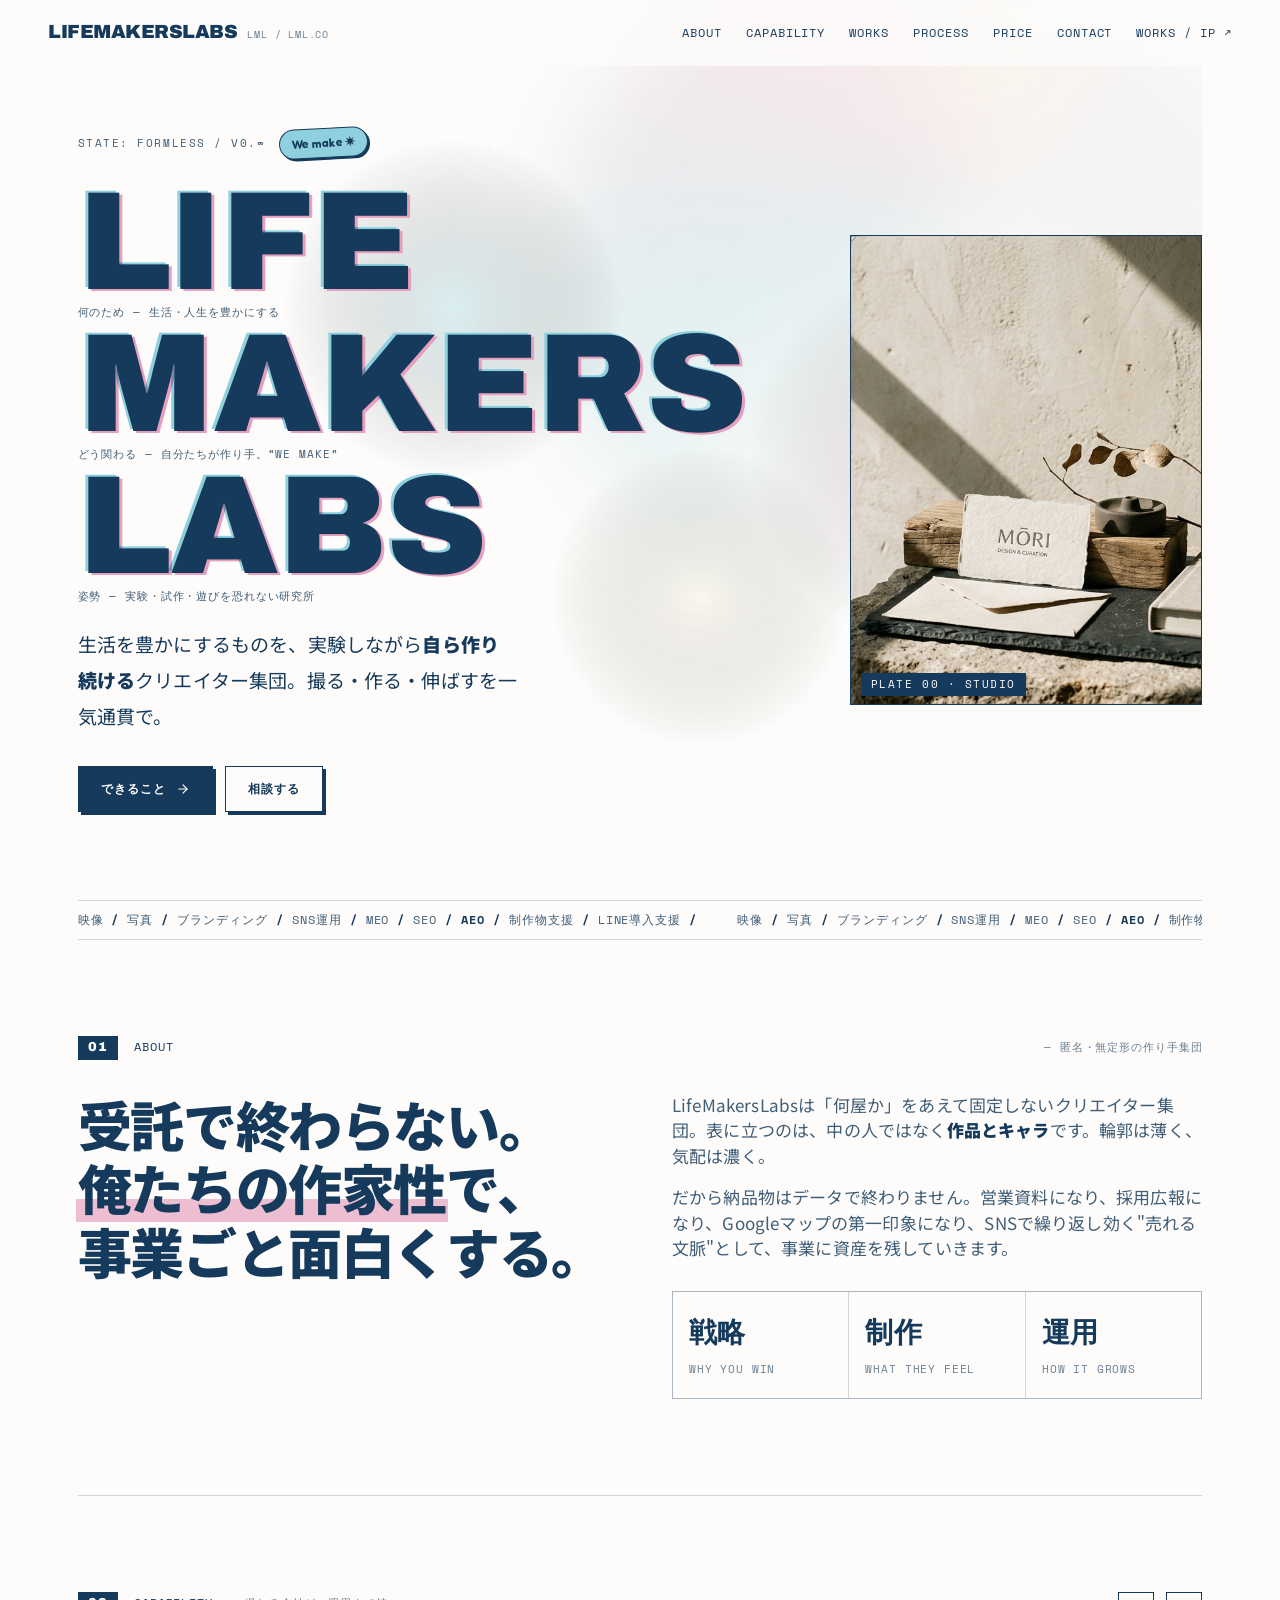
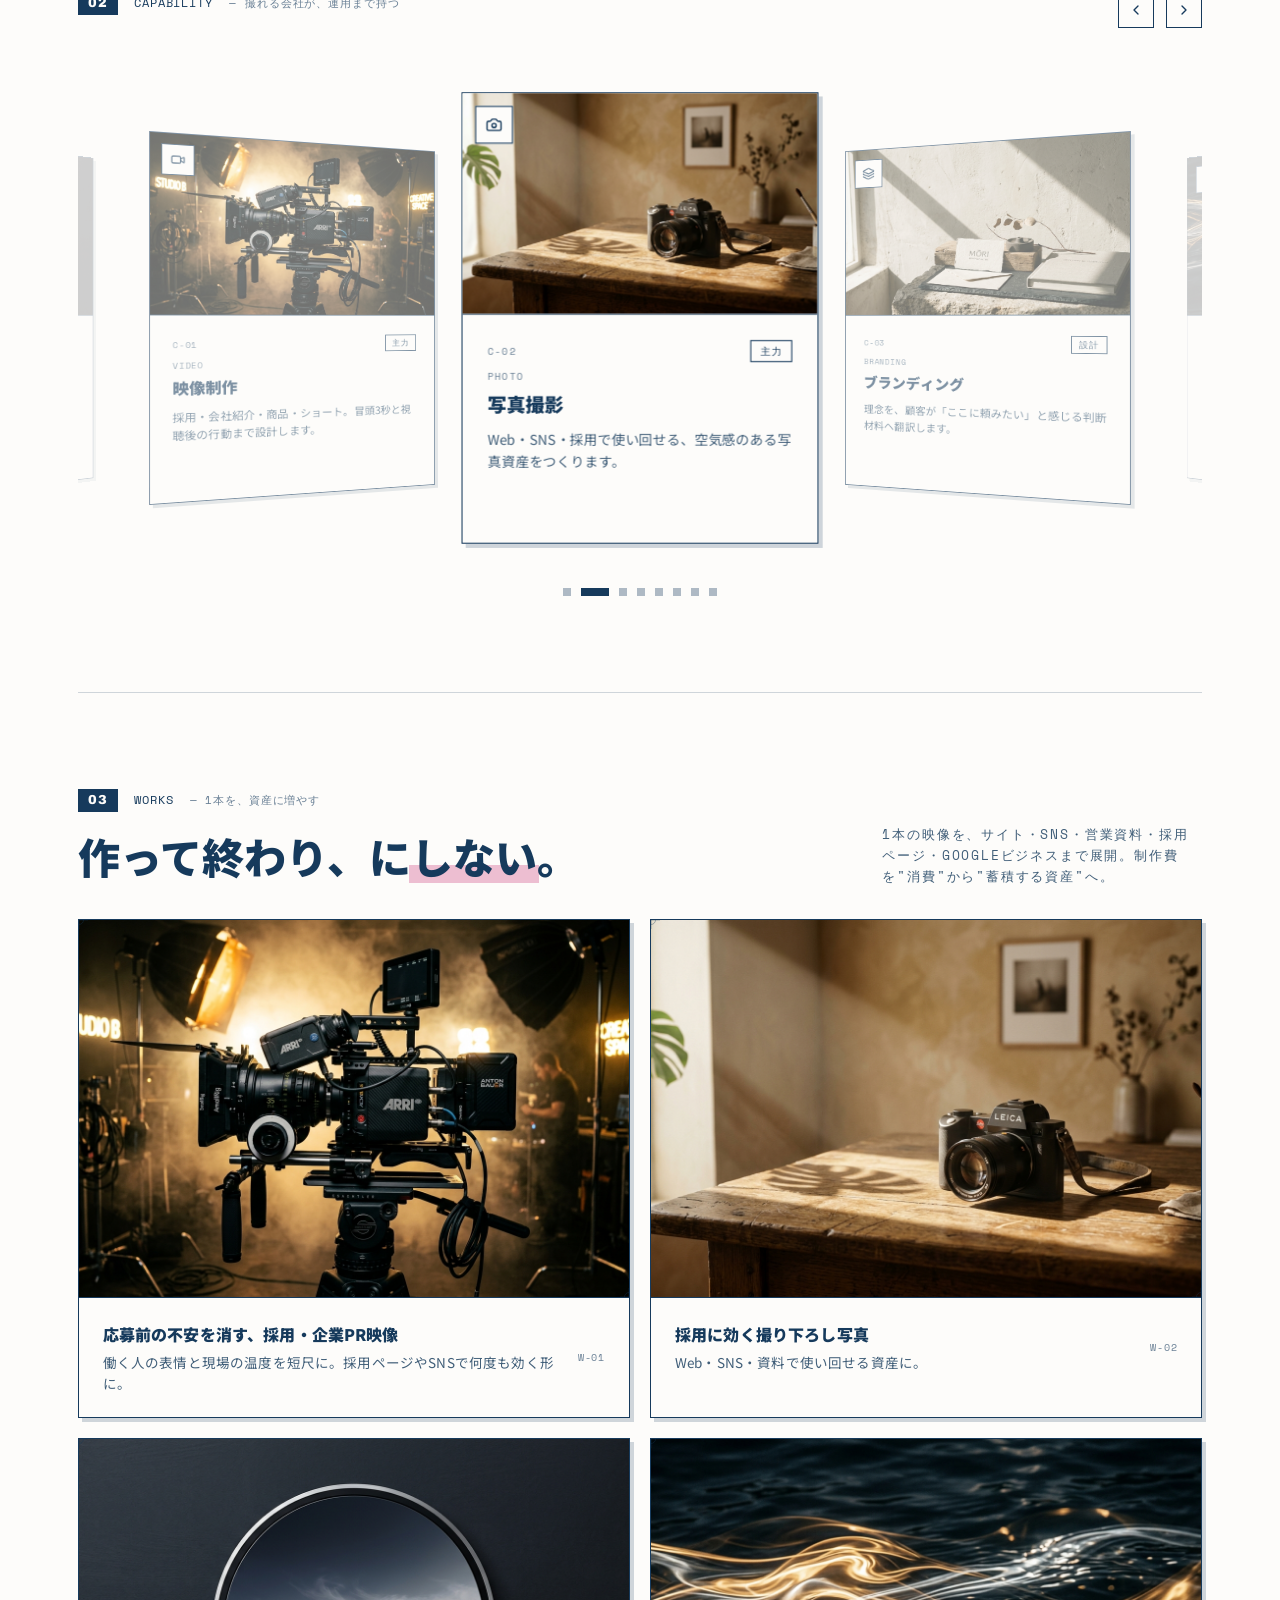
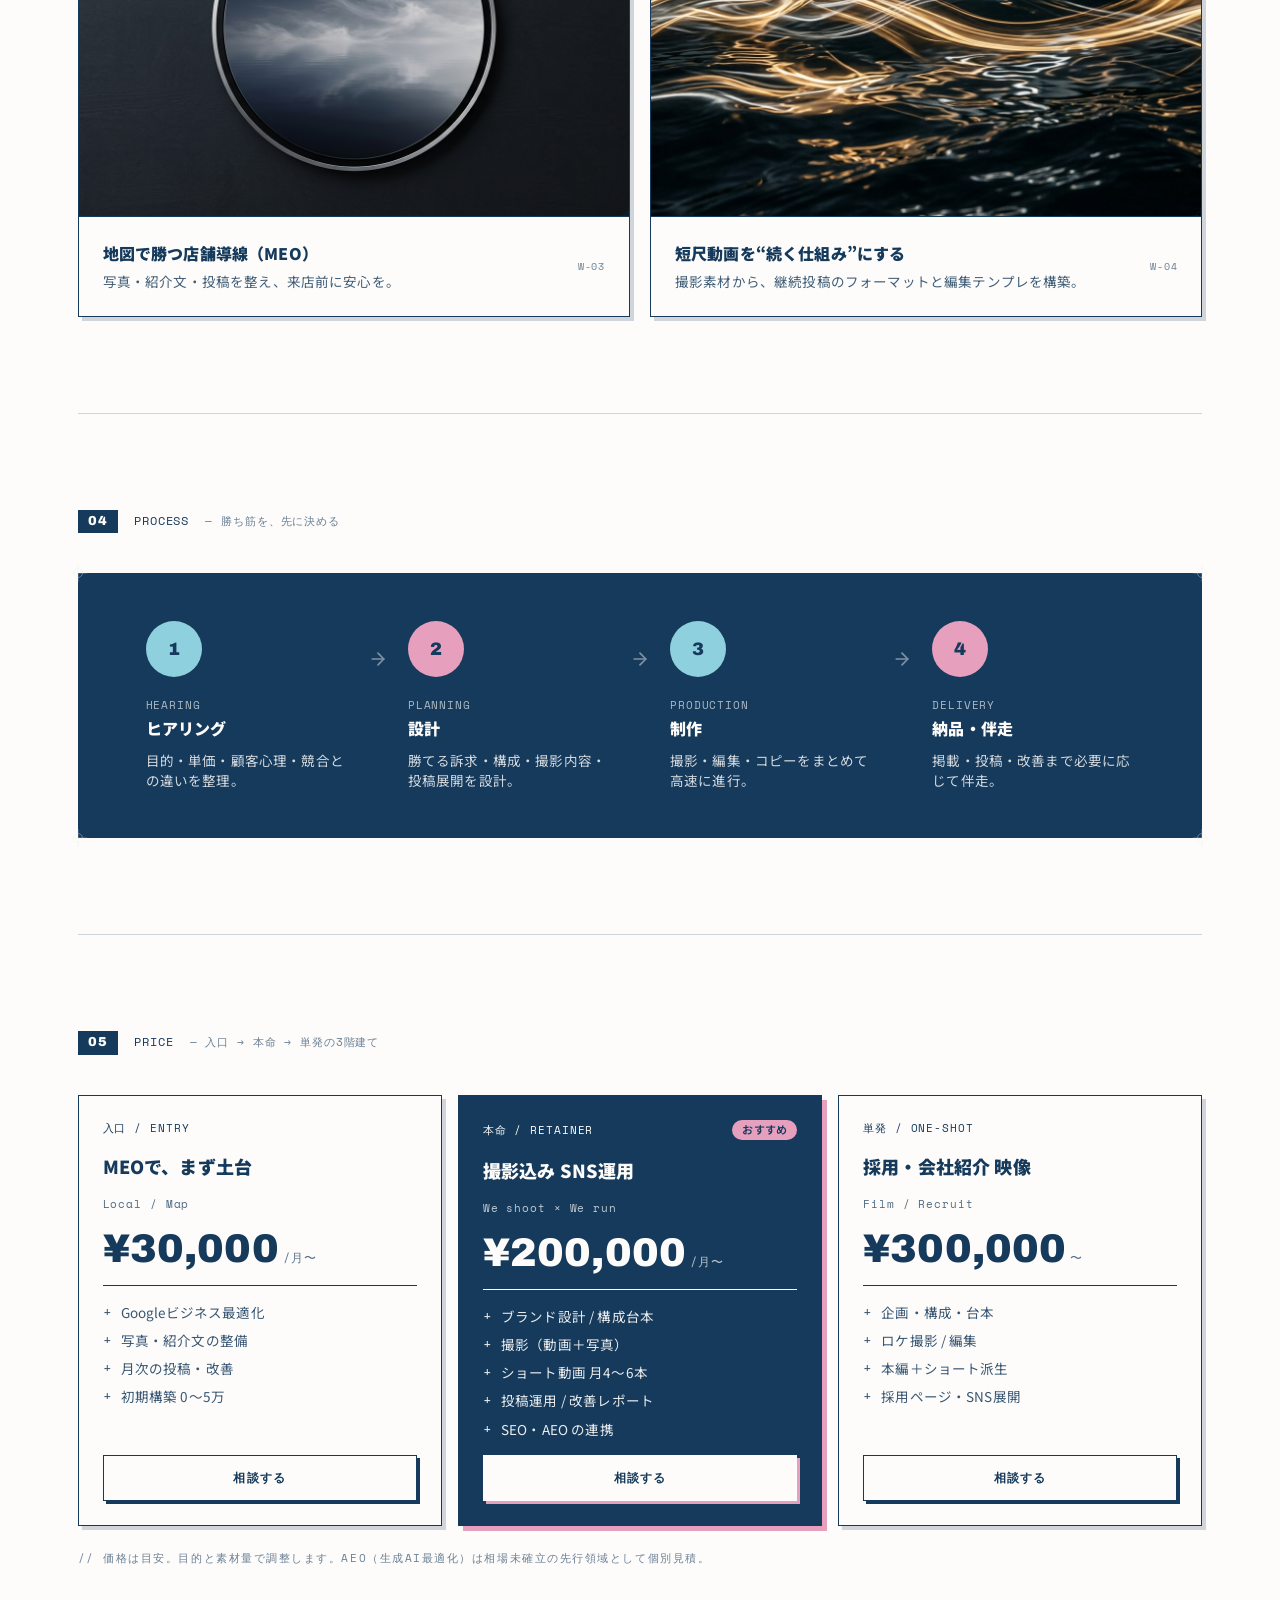
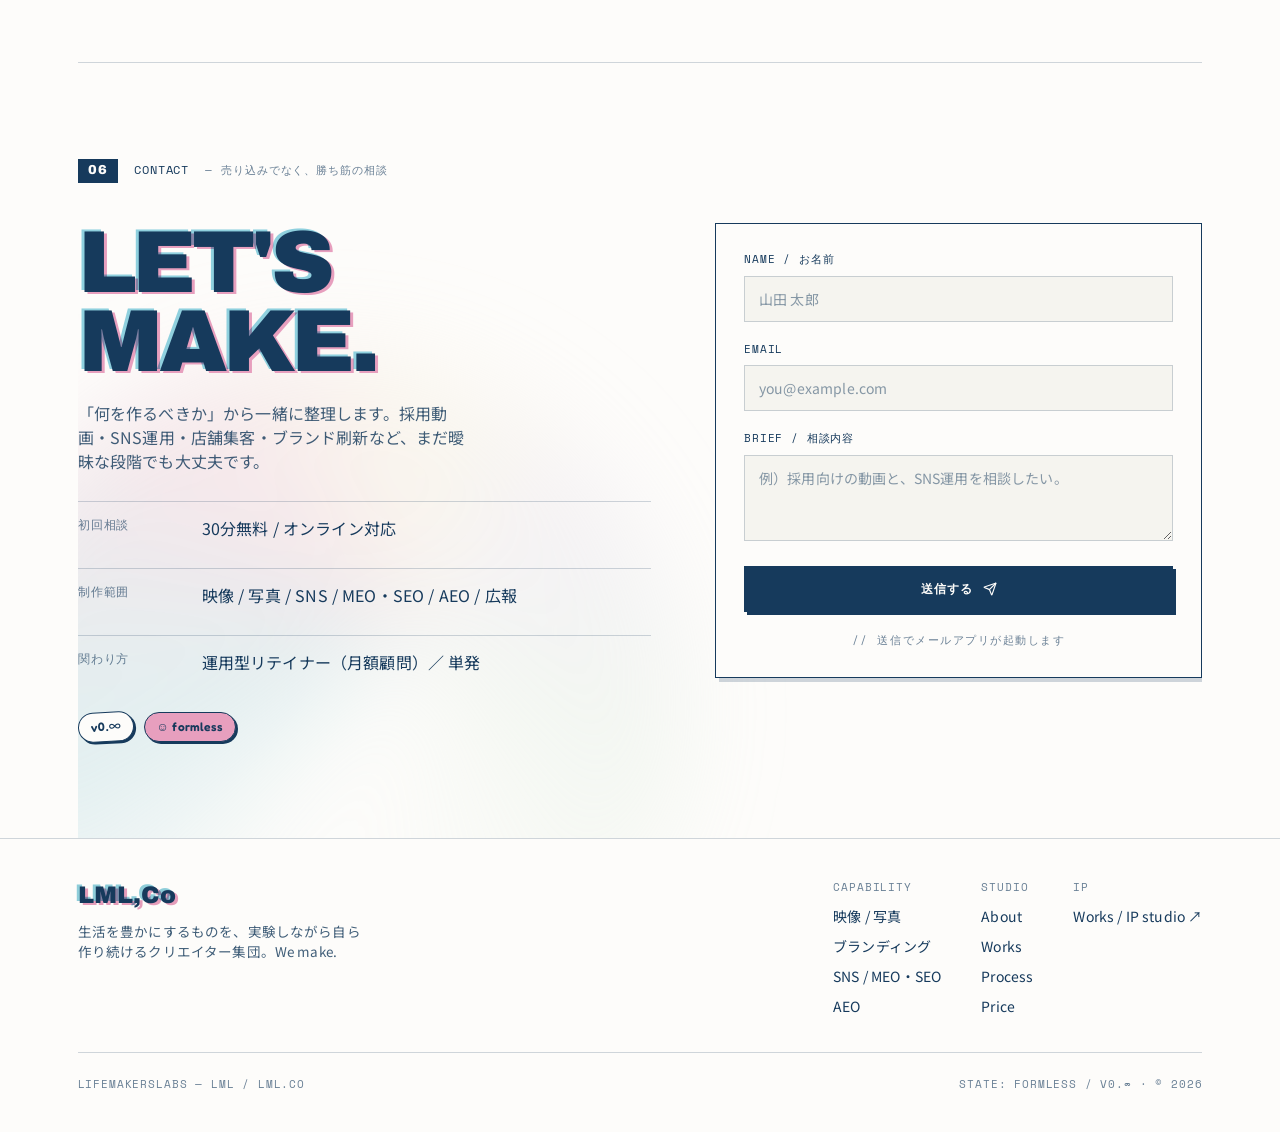
<file: index.html>
<!doctype html>
<html lang="ja">
  <head>
    <meta charset="UTF-8" />
    <meta name="viewport" content="width=device-width, initial-scale=1.0" />
    <meta name="description" content="LifeMakersLabs（LML / Lml.co）— 生活を豊かにするものを、実験しながら自ら作り続けるクリエイター集団。映像・写真・ブランディング・SNS・MEO・AEOの運用型リテイナー。" />
    <meta name="theme-color" content="#FDFCFA" />
    <title>LifeMakersLabs — We make. ／ 生活を、実験しながら、自ら作る。</title>
    <script type="module" crossorigin src="/assets/index-CxGFeNcs.js"></script>
    <link rel="stylesheet" crossorigin href="/assets/index-BCrncab7.css">
  </head>
  <body>
    <div id="root"></div>
  </body>
</html>
</file>
<file: assets/index-BCrncab7.css>
@import"https://fonts.googleapis.com/css2?family=Archivo:wght@700;800;900&family=Space+Mono:wght@400;700&family=Noto+Sans+JP:wght@400;500;700;900&family=Fredoka:wght@500;600&display=swap";/*! tailwindcss v4.3.2 | MIT License | https://tailwindcss.com */@layer properties{@supports (((-webkit-hyphens:none)) and (not (margin-trim:inline))) or ((-moz-orient:inline) and (not (color:rgb(from red r g b)))){*,:before,:after,::backdrop{--tw-translate-x:0;--tw-translate-y:0;--tw-translate-z:0;--tw-scale-x:1;--tw-scale-y:1;--tw-scale-z:1;--tw-rotate-x:initial;--tw-rotate-y:initial;--tw-rotate-z:initial;--tw-skew-x:initial;--tw-skew-y:initial;--tw-pan-x:initial;--tw-pan-y:initial;--tw-pinch-zoom:initial;--tw-scroll-snap-strictness:proximity;--tw-space-y-reverse:0;--tw-space-x-reverse:0;--tw-divide-x-reverse:0;--tw-border-style:solid;--tw-divide-y-reverse:0;--tw-leading:initial;--tw-font-weight:initial;--tw-tracking:initial;--tw-ordinal:initial;--tw-slashed-zero:initial;--tw-numeric-figure:initial;--tw-numeric-spacing:initial;--tw-numeric-fraction:initial;--tw-shadow:0 0 #0000;--tw-shadow-color:initial;--tw-shadow-alpha:100%;--tw-inset-shadow:0 0 #0000;--tw-inset-shadow-color:initial;--tw-inset-shadow-alpha:100%;--tw-ring-color:initial;--tw-ring-shadow:0 0 #0000;--tw-inset-ring-color:initial;--tw-inset-ring-shadow:0 0 #0000;--tw-ring-inset:initial;--tw-ring-offset-width:0px;--tw-ring-offset-color:#fff;--tw-ring-offset-shadow:0 0 #0000;--tw-outline-style:solid;--tw-blur:initial;--tw-brightness:initial;--tw-contrast:initial;--tw-grayscale:initial;--tw-hue-rotate:initial;--tw-invert:initial;--tw-opacity:initial;--tw-saturate:initial;--tw-sepia:initial;--tw-drop-shadow:initial;--tw-drop-shadow-color:initial;--tw-drop-shadow-alpha:100%;--tw-drop-shadow-size:initial;--tw-backdrop-blur:initial;--tw-backdrop-brightness:initial;--tw-backdrop-contrast:initial;--tw-backdrop-grayscale:initial;--tw-backdrop-hue-rotate:initial;--tw-backdrop-invert:initial;--tw-backdrop-opacity:initial;--tw-backdrop-saturate:initial;--tw-backdrop-sepia:initial;--tw-duration:initial;--tw-ease:initial;--tw-contain-size:initial;--tw-contain-layout:initial;--tw-contain-paint:initial;--tw-contain-style:initial;--tw-text-shadow-color:initial;--tw-text-shadow-alpha:100%}}}@layer theme{:root,:host{--font-sans:ui-sans-serif, system-ui, sans-serif, "Apple Color Emoji", "Segoe UI Emoji", "Segoe UI Symbol", "Noto Color Emoji";--font-mono:"Space Mono", ui-monospace, Consolas, monospace;--color-red-500:oklch(63.7% .237 25.331);--color-stone-900:oklch(21.6% .006 56.043);--spacing:.25rem;--container-md:28rem;--container-xl:36rem;--text-xs:.75rem;--text-xs--line-height:calc(1 / .75);--text-sm:.875rem;--text-sm--line-height:calc(1.25 / .875);--text-base:1rem;--text-base--line-height: 1.5 ;--text-lg:1.125rem;--text-lg--line-height:calc(1.75 / 1.125);--text-xl:1.25rem;--text-xl--line-height:calc(1.75 / 1.25);--text-2xl:1.5rem;--text-2xl--line-height:calc(2 / 1.5);--font-weight-normal:400;--font-weight-semibold:600;--font-weight-bold:700;--font-weight-black:900;--tracking-tighter:-.05em;--tracking-tight:-.025em;--tracking-widest:.1em;--leading-relaxed:1.625;--leading-loose:2;--ease-in:cubic-bezier(.4, 0, 1, 1);--ease-out:cubic-bezier(0, 0, .2, 1);--ease-in-out:cubic-bezier(.4, 0, .2, 1);--animate-spin:spin 1s linear infinite;--default-transition-duration:.15s;--default-transition-timing-function:cubic-bezier(.4, 0, .2, 1);--default-font-family:var(--font-sans);--default-mono-font-family:var(--font-mono);--font-arch:"Archivo", system-ui, sans-serif;--font-jp:"Noto Sans JP", system-ui, "Hiragino Sans", "Yu Gothic UI", Meiryo, sans-serif;--font-round:"Fredoka", "Noto Sans JP", sans-serif}}@layer base{*,:after,:before,::backdrop{box-sizing:border-box;border:0 solid;margin:0;padding:0}::file-selector-button{box-sizing:border-box;border:0 solid;margin:0;padding:0}html,:host{-webkit-text-size-adjust:100%;-moz-tab-size:4;tab-size:4;line-height:1.5;font-family:var(--default-font-family,ui-sans-serif, system-ui, sans-serif, "Apple Color Emoji", "Segoe UI Emoji", "Segoe UI Symbol", "Noto Color Emoji");font-feature-settings:var(--default-font-feature-settings,normal);font-variation-settings:var(--default-font-variation-settings,normal);-webkit-tap-highlight-color:transparent}hr{height:0;color:inherit;border-top-width:1px}abbr:where([title]){-webkit-text-decoration:underline dotted;text-decoration:underline dotted}h1,h2,h3,h4,h5,h6{font-size:inherit;font-weight:inherit}a{color:inherit;-webkit-text-decoration:inherit;text-decoration:inherit}b,strong{font-weight:bolder}code,kbd,samp,pre{font-family:var(--default-mono-font-family,ui-monospace, SFMono-Regular, Menlo, Monaco, Consolas, "Liberation Mono", "Courier New", monospace);font-feature-settings:var(--default-mono-font-feature-settings,normal);font-variation-settings:var(--default-mono-font-variation-settings,normal);font-size:1em}small{font-size:80%}sub,sup{vertical-align:baseline;font-size:75%;line-height:0;position:relative}sub{bottom:-.25em}sup{top:-.5em}table{text-indent:0;border-color:inherit;border-collapse:collapse}:-moz-focusring{outline:auto}progress{vertical-align:baseline}summary{display:list-item}ol,ul,menu{list-style:none}img,svg,video,canvas,audio,iframe,embed,object{vertical-align:middle;display:block}img,video{max-width:100%;height:auto}button,input,select,optgroup,textarea{font:inherit;font-feature-settings:inherit;font-variation-settings:inherit;letter-spacing:inherit;color:inherit;opacity:1;background-color:#0000;border-radius:0}::file-selector-button{font:inherit;font-feature-settings:inherit;font-variation-settings:inherit;letter-spacing:inherit;color:inherit;opacity:1;background-color:#0000;border-radius:0}:where(select:is([multiple],[size])) optgroup{font-weight:bolder}:where(select:is([multiple],[size])) optgroup option{padding-inline-start:20px}::file-selector-button{margin-inline-end:4px}::placeholder{opacity:1}@supports (not ((-webkit-appearance:-apple-pay-button))) or (contain-intrinsic-size:1px){::placeholder{color:currentColor}@supports (color:color-mix(in lab,red,red)){::placeholder{color:color-mix(in oklab,currentcolor 50%,transparent)}}}textarea{resize:vertical}::-webkit-search-decoration{-webkit-appearance:none}::-webkit-date-and-time-value{min-height:1lh;text-align:inherit}::-webkit-datetime-edit{display:inline-flex}::-webkit-datetime-edit-fields-wrapper{padding:0}::-webkit-datetime-edit{padding-block:0}::-webkit-datetime-edit-year-field{padding-block:0}::-webkit-datetime-edit-month-field{padding-block:0}::-webkit-datetime-edit-day-field{padding-block:0}::-webkit-datetime-edit-hour-field{padding-block:0}::-webkit-datetime-edit-minute-field{padding-block:0}::-webkit-datetime-edit-second-field{padding-block:0}::-webkit-datetime-edit-millisecond-field{padding-block:0}::-webkit-datetime-edit-meridiem-field{padding-block:0}::-webkit-calendar-picker-indicator{line-height:1}:-moz-ui-invalid{box-shadow:none}button,input:where([type=button],[type=reset],[type=submit]){-webkit-appearance:button;-moz-appearance:button;appearance:button}::file-selector-button{-webkit-appearance:button;-moz-appearance:button;appearance:button}::-webkit-inner-spin-button{height:auto}::-webkit-outer-spin-button{height:auto}[hidden]:where(:not([hidden=until-found])){display:none!important}body{color:var(--ink);-webkit-font-smoothing:antialiased;-moz-osx-font-smoothing:grayscale;font-family:var(--font-jp);background:var(--paper);letter-spacing:.01em;overflow-x:hidden}}@layer components;@layer utilities{.\@container,.\@container-\[inline-size\]{container-type:inline-size}.\@container-size{container-type:size}.pointer-events-auto{pointer-events:auto}.pointer-events-none{pointer-events:none}.collapse{visibility:collapse}.invisible{visibility:hidden}.visible{visibility:visible}.sr-only{clip-path:inset(50%);white-space:nowrap;border-width:0;width:1px;height:1px;margin:-1px;padding:0;position:absolute;overflow:hidden}.not-sr-only{clip-path:none;white-space:normal;width:auto;height:auto;margin:0;padding:0;position:static;overflow:visible}.\!absolute{position:absolute!important}.absolute{position:absolute}.fixed{position:fixed}.relative{position:relative}.static{position:static}.sticky{position:sticky}.inset-0{top:0;right:0;bottom:0;left:0}.-inset-x-0\.5{inset-inline:calc(var(--spacing) * -.5)}.inset-x-0{inset-inline:0}.top-0{top:0}.top-3{top:calc(var(--spacing) * 3)}.top-3\.5{top:calc(var(--spacing) * 3.5)}.right-3\.5{right:calc(var(--spacing) * 3.5)}.right-full{right:100%}.bottom-2{bottom:calc(var(--spacing) * 2)}.bottom-3\.5{bottom:calc(var(--spacing) * 3.5)}.bottom-\[-3px\]{bottom:-3px}.bottom-\[\.08em\]{bottom:.08em}.left-0{left:0}.left-2\.5{left:calc(var(--spacing) * 2.5)}.left-3{left:calc(var(--spacing) * 3)}.left-5{left:calc(var(--spacing) * 5)}.isolate{isolation:isolate}.isolation-auto{isolation:auto}.-z-10{z-index:-10}.z-0{z-index:0}.z-10{z-index:10}.z-\[1\]{z-index:1}.z-\[3\]{z-index:3}.z-\[90\]{z-index:90}.z-\[100\]{z-index:100}.z-\[110\]{z-index:110}.order-0,.order-none{order:0}.float-end{float:inline-end}.float-left{float:left}.float-none{float:none}.float-right{float:right}.float-start{float:inline-start}.clear-both{clear:both}.clear-end{clear:inline-end}.clear-left{clear:left}.clear-none{clear:none}.clear-right{clear:right}.clear-start{clear:inline-start}.\!container{width:100%!important}@media(min-width:40rem){.\!container{max-width:40rem!important}}@media(min-width:48rem){.\!container{max-width:48rem!important}}@media(min-width:64rem){.\!container{max-width:64rem!important}}@media(min-width:80rem){.\!container{max-width:80rem!important}}@media(min-width:96rem){.\!container{max-width:96rem!important}}.container{width:100%}@media(min-width:40rem){.container{max-width:40rem}}@media(min-width:48rem){.container{max-width:48rem}}@media(min-width:64rem){.container{max-width:64rem}}@media(min-width:80rem){.container{max-width:80rem}}@media(min-width:96rem){.container{max-width:96rem}}.container\!{width:100%!important}@media(min-width:40rem){.container\!{max-width:40rem!important}}@media(min-width:48rem){.container\!{max-width:48rem!important}}@media(min-width:64rem){.container\!{max-width:64rem!important}}@media(min-width:80rem){.container\!{max-width:80rem!important}}@media(min-width:96rem){.container\!{max-width:96rem!important}}.m-2{margin:calc(var(--spacing) * 2)}.mx-2{margin-inline:calc(var(--spacing) * 2)}.mx-auto{margin-inline:auto}.my-1\.5{margin-block:calc(var(--spacing) * 1.5)}.mt-0\.5{margin-top:calc(var(--spacing) * .5)}.mt-2{margin-top:calc(var(--spacing) * 2)}.mt-2\.5{margin-top:calc(var(--spacing) * 2.5)}.mt-3\.5{margin-top:calc(var(--spacing) * 3.5)}.mt-4{margin-top:calc(var(--spacing) * 4)}.mt-5{margin-top:calc(var(--spacing) * 5)}.mt-6{margin-top:calc(var(--spacing) * 6)}.mt-7{margin-top:calc(var(--spacing) * 7)}.mt-8{margin-top:calc(var(--spacing) * 8)}.mt-9{margin-top:calc(var(--spacing) * 9)}.mt-\[16px\]{margin-top:16px}.mt-auto{margin-top:auto}.mr-2{margin-right:calc(var(--spacing) * 2)}.mb-0\.5{margin-bottom:calc(var(--spacing) * .5)}.mb-1{margin-bottom:var(--spacing)}.mb-1\.5{margin-bottom:calc(var(--spacing) * 1.5)}.mb-2{margin-bottom:calc(var(--spacing) * 2)}.mb-2\.5{margin-bottom:calc(var(--spacing) * 2.5)}.mb-3{margin-bottom:calc(var(--spacing) * 3)}.mb-3\.5{margin-bottom:calc(var(--spacing) * 3.5)}.mb-5{margin-bottom:calc(var(--spacing) * 5)}.mb-6{margin-bottom:calc(var(--spacing) * 6)}.mb-8{margin-bottom:calc(var(--spacing) * 8)}.mb-10{margin-bottom:calc(var(--spacing) * 10)}.ml-1{margin-left:var(--spacing)}.ml-2{margin-left:calc(var(--spacing) * 2)}.ml-2\.5{margin-left:calc(var(--spacing) * 2.5)}.ml-auto{margin-left:auto}.box-border{box-sizing:border-box}.box-content{box-sizing:content-box}.block{display:block}.contents{display:contents}.flex{display:flex}.flow-root{display:flow-root}.grid{display:grid}.hidden{display:none}.inline{display:inline}.inline-block{display:inline-block}.inline-flex{display:inline-flex}.inline-grid{display:inline-grid}.inline-table{display:inline-table}.list-item{display:list-item}.table{display:table}.table-caption{display:table-caption}.table-cell{display:table-cell}.table-column{display:table-column}.table-column-group{display:table-column-group}.table-footer-group{display:table-footer-group}.table-header-group{display:table-header-group}.table-row{display:table-row}.table-row-group{display:table-row-group}.field-sizing-content{field-sizing:content}.field-sizing-fixed{field-sizing:fixed}.size-auto{width:auto;height:auto}.h-2{height:calc(var(--spacing) * 2)}.h-3\.5{height:calc(var(--spacing) * 3.5)}.h-4{height:calc(var(--spacing) * 4)}.h-5{height:calc(var(--spacing) * 5)}.h-6{height:calc(var(--spacing) * 6)}.h-8{height:calc(var(--spacing) * 8)}.h-9{height:calc(var(--spacing) * 9)}.h-10{height:calc(var(--spacing) * 10)}.h-12{height:calc(var(--spacing) * 12)}.h-14{height:calc(var(--spacing) * 14)}.h-\[\.42em\]{height:.42em}.h-\[1\.5px\]{height:1.5px}.h-\[66px\]{height:66px}.h-\[360px\]{height:360px}.h-\[420px\]{height:420px}.h-\[430px\]{height:430px}.h-\[500px\]{height:500px}.h-auto{height:auto}.h-full{height:100%}.h-lh{height:1lh}.h-screen{height:100vh}.max-h-lh{max-height:1lh}.max-h-none{max-height:none}.max-h-screen{max-height:100vh}.min-h-\[100svh\]{min-height:100svh}.min-h-auto{min-height:auto}.min-h-lh{min-height:1lh}.min-h-screen{min-height:100vh}.w-1\/2{width:50%}.w-3\.5{width:calc(var(--spacing) * 3.5)}.w-4{width:calc(var(--spacing) * 4)}.w-5{width:calc(var(--spacing) * 5)}.w-6{width:calc(var(--spacing) * 6)}.w-8{width:calc(var(--spacing) * 8)}.w-9{width:calc(var(--spacing) * 9)}.w-10{width:calc(var(--spacing) * 10)}.w-12{width:calc(var(--spacing) * 12)}.w-14{width:calc(var(--spacing) * 14)}.w-\[280px\]{width:280px}.w-auto{width:auto}.w-full{width:100%}.w-screen{width:100vw}.max-w-\[36ch\]{max-width:36ch}.max-w-\[40ch\]{max-width:40ch}.max-w-\[44ch\]{max-width:44ch}.max-w-md{max-width:var(--container-md)}.max-w-none{max-width:none}.max-w-screen{max-width:100vw}.max-w-xl{max-width:var(--container-xl)}.min-w-auto{min-width:auto}.min-w-screen{min-width:100vw}.flex-auto{flex:auto}.flex-initial{flex:0 auto}.flex-none{flex:none}.flex-shrink,.shrink{flex-shrink:1}.shrink-0{flex-shrink:0}.flex-grow,.grow{flex-grow:1}.basis-auto{flex-basis:auto}.basis-full{flex-basis:100%}.table-auto{table-layout:auto}.table-fixed{table-layout:fixed}.caption-bottom{caption-side:bottom}.caption-top{caption-side:top}.border-collapse{border-collapse:collapse}.border-separate{border-collapse:separate}.-translate-full{--tw-translate-x:-100%;--tw-translate-y:-100%;translate:var(--tw-translate-x) var(--tw-translate-y)}.translate-full{--tw-translate-x:100%;--tw-translate-y:100%;translate:var(--tw-translate-x) var(--tw-translate-y)}.translate-3d{translate:var(--tw-translate-x) var(--tw-translate-y) var(--tw-translate-z)}.translate-none{translate:none}.scale-3d{scale:var(--tw-scale-x) var(--tw-scale-y) var(--tw-scale-z)}.scale-none{scale:none}.rotate-90{rotate:90deg}.rotate-none{rotate:none}.transform,.transform-cpu{transform:var(--tw-rotate-x,) var(--tw-rotate-y,) var(--tw-rotate-z,) var(--tw-skew-x,) var(--tw-skew-y,)}.transform-gpu{transform:translateZ(0) var(--tw-rotate-x,) var(--tw-rotate-y,) var(--tw-rotate-z,) var(--tw-skew-x,) var(--tw-skew-y,)}.transform-none{transform:none}.animate-spin{animation:var(--animate-spin)}.cursor-pointer{cursor:pointer}.touch-pinch-zoom{--tw-pinch-zoom:pinch-zoom;touch-action:var(--tw-pan-x,) var(--tw-pan-y,) var(--tw-pinch-zoom,)}.resize{resize:both}.resize-none{resize:none}.resize-x{resize:horizontal}.resize-y{resize:vertical}.snap-none{scroll-snap-type:none}.snap-mandatory{--tw-scroll-snap-strictness:mandatory}.snap-proximity{--tw-scroll-snap-strictness:proximity}.snap-align-none{scroll-snap-align:none}.snap-center{scroll-snap-align:center}.snap-end{scroll-snap-align:end}.snap-start{scroll-snap-align:start}.snap-always{scroll-snap-stop:always}.snap-normal{scroll-snap-stop:normal}.scrollbar-auto{scrollbar-width:auto}.scrollbar-none{scrollbar-width:none}.scrollbar-thin{scrollbar-width:thin}.scrollbar-gutter-auto{scrollbar-gutter:auto}.scrollbar-gutter-both{scrollbar-gutter:stable both-edges}.scrollbar-gutter-stable{scrollbar-gutter:stable}.list-inside{list-style-position:inside}.list-outside{list-style-position:outside}.appearance-auto{-webkit-appearance:auto;-moz-appearance:auto;appearance:auto}.appearance-none{-webkit-appearance:none;-moz-appearance:none;appearance:none}.columns-2{columns:2}.columns-3{columns:3}.columns-4{columns:4}.grid-flow-col{grid-auto-flow:column}.grid-flow-col-dense{grid-auto-flow:column dense}.grid-flow-dense{grid-auto-flow:dense}.grid-flow-row{grid-auto-flow:row}.grid-flow-row-dense{grid-auto-flow:dense}.grid-cols-3{grid-template-columns:repeat(3,minmax(0,1fr))}.grid-cols-\[110px_1fr\]{grid-template-columns:110px 1fr}.grid-cols-\[auto_1fr\]{grid-template-columns:auto 1fr}.flex-col{flex-direction:column}.flex-col-reverse{flex-direction:column-reverse}.flex-row{flex-direction:row}.flex-row-reverse{flex-direction:row-reverse}.flex-nowrap{flex-wrap:nowrap}.flex-wrap{flex-wrap:wrap}.flex-wrap-reverse{flex-wrap:wrap-reverse}.place-content-around{place-content:space-around}.place-content-baseline{place-content:baseline start}.place-content-between{place-content:space-between}.place-content-center{place-content:center}.place-content-center-safe{place-content:safe center}.place-content-end{place-content:end}.place-content-end-safe{place-content:safe end}.place-content-evenly{place-content:space-evenly}.place-content-start{place-content:start}.place-content-stretch{place-content:stretch}.place-items-baseline{place-items:baseline}.place-items-center{place-items:center}.place-items-center-safe{place-items:safe center}.place-items-end{place-items:end}.place-items-end-safe{place-items:safe end}.place-items-start{place-items:start}.place-items-stretch{place-items:stretch stretch}.content-around{align-content:space-around}.content-baseline{align-content:baseline}.content-between{align-content:space-between}.content-center{align-content:center}.content-center-safe{align-content:safe center}.content-end{align-content:flex-end}.content-end-safe{align-content:safe flex-end}.content-evenly{align-content:space-evenly}.content-normal{align-content:normal}.content-start{align-content:flex-start}.content-stretch{align-content:stretch}.items-baseline{align-items:baseline}.items-baseline-last{align-items:last baseline}.items-center{align-items:center}.items-center-safe{align-items:safe center}.items-end{align-items:flex-end}.items-end-safe{align-items:safe flex-end}.items-start{align-items:flex-start}.items-stretch{align-items:stretch}.justify-around{justify-content:space-around}.justify-baseline{justify-content:baseline}.justify-between{justify-content:space-between}.justify-center{justify-content:center}.justify-center-safe{justify-content:safe center}.justify-end{justify-content:flex-end}.justify-end-safe{justify-content:safe flex-end}.justify-evenly{justify-content:space-evenly}.justify-normal{justify-content:normal}.justify-start{justify-content:flex-start}.justify-stretch{justify-content:stretch}.justify-items-center{justify-items:center}.justify-items-center-safe{justify-items:safe center}.justify-items-end{justify-items:end}.justify-items-end-safe{justify-items:safe end}.justify-items-normal{justify-items:normal}.justify-items-start{justify-items:start}.justify-items-stretch{justify-items:stretch}.gap-2{gap:calc(var(--spacing) * 2)}.gap-2\.5{gap:calc(var(--spacing) * 2.5)}.gap-3{gap:calc(var(--spacing) * 3)}.gap-3\.5{gap:calc(var(--spacing) * 3.5)}.gap-4{gap:calc(var(--spacing) * 4)}.gap-5{gap:calc(var(--spacing) * 5)}.gap-6{gap:calc(var(--spacing) * 6)}.gap-9{gap:calc(var(--spacing) * 9)}.gap-10{gap:calc(var(--spacing) * 10)}.gap-px{gap:1px}:where(.space-y-reverse>:not(:last-child)){--tw-space-y-reverse:1}:where(.space-x-reverse>:not(:last-child)){--tw-space-x-reverse:1}:where(.divide-x>:not(:last-child)){--tw-divide-x-reverse:0;border-inline-style:var(--tw-border-style);border-inline-start-width:calc(1px * var(--tw-divide-x-reverse));border-inline-end-width:calc(1px * calc(1 - var(--tw-divide-x-reverse)))}:where(.divide-y>:not(:last-child)){--tw-divide-y-reverse:0;border-bottom-style:var(--tw-border-style);border-top-style:var(--tw-border-style);border-top-width:calc(1px * var(--tw-divide-y-reverse));border-bottom-width:calc(1px * calc(1 - var(--tw-divide-y-reverse)))}:where(.divide-y-reverse>:not(:last-child)){--tw-divide-y-reverse:1}.place-self-auto{place-self:auto}.place-self-center{place-self:center}.place-self-center-safe{place-self:safe center}.place-self-end{place-self:end}.place-self-end-safe{place-self:safe end}.place-self-start{place-self:start}.place-self-stretch{place-self:stretch stretch}.self-auto{align-self:auto}.self-baseline{align-self:baseline}.self-baseline-last{align-self:last baseline}.self-center{align-self:center}.self-center-safe{align-self:safe center}.self-end{align-self:flex-end}.self-end-safe{align-self:safe flex-end}.self-start{align-self:flex-start}.self-stretch{align-self:stretch}.justify-self-auto{justify-self:auto}.justify-self-center{justify-self:center}.justify-self-center-safe{justify-self:safe center}.justify-self-end{justify-self:flex-end}.justify-self-end-safe{justify-self:safe flex-end}.justify-self-start{justify-self:flex-start}.justify-self-stretch{justify-self:stretch}.truncate{text-overflow:ellipsis;white-space:nowrap;overflow:hidden}.overflow-hidden{overflow:hidden}.scroll-auto{scroll-behavior:auto}.scroll-smooth{scroll-behavior:smooth}.rounded{border-radius:.25rem}.rounded-full{border-radius:3.40282e38px}.rounded-s{border-start-start-radius:.25rem;border-end-start-radius:.25rem}.rounded-ss{border-start-start-radius:.25rem}.rounded-e{border-start-end-radius:.25rem;border-end-end-radius:.25rem}.rounded-se{border-start-end-radius:.25rem}.rounded-ee{border-end-end-radius:.25rem}.rounded-es{border-end-start-radius:.25rem}.rounded-t{border-top-left-radius:.25rem;border-top-right-radius:.25rem}.rounded-l{border-top-left-radius:.25rem;border-bottom-left-radius:.25rem}.rounded-tl{border-top-left-radius:.25rem}.rounded-r{border-top-right-radius:.25rem;border-bottom-right-radius:.25rem}.rounded-tr{border-top-right-radius:.25rem}.rounded-b{border-bottom-right-radius:.25rem;border-bottom-left-radius:.25rem}.rounded-br{border-bottom-right-radius:.25rem}.rounded-bl{border-bottom-left-radius:.25rem}.border{border-style:var(--tw-border-style);border-width:1px}.border-\[1\.5px\]{border-style:var(--tw-border-style);border-width:1.5px}.border-x{border-inline-style:var(--tw-border-style);border-inline-width:1px}.border-y{border-block-style:var(--tw-border-style);border-block-width:1px}.border-s{border-inline-start-style:var(--tw-border-style);border-inline-start-width:1px}.border-e{border-inline-end-style:var(--tw-border-style);border-inline-end-width:1px}.border-bs{border-block-start-style:var(--tw-border-style);border-block-start-width:1px}.border-be{border-block-end-style:var(--tw-border-style);border-block-end-width:1px}.border-t{border-top-style:var(--tw-border-style);border-top-width:1px}.border-r{border-right-style:var(--tw-border-style);border-right-width:1px}.border-b{border-bottom-style:var(--tw-border-style);border-bottom-width:1px}.border-l{border-left-style:var(--tw-border-style);border-left-width:1px}.border-dashed{--tw-border-style:dashed;border-style:dashed}.border-dotted{--tw-border-style:dotted;border-style:dotted}.border-double{--tw-border-style:double;border-style:double}.border-hidden{--tw-border-style:hidden;border-style:hidden}.border-none{--tw-border-style:none;border-style:none}.border-solid{--tw-border-style:solid;border-style:solid}.border-transparent{border-color:#0000}.bg-\(--my_variable\){background-color:var(--my_variable)}.bg-\(color\:--my-color\){background-color:var(--my-color)}.bg-\[\#0088cc\]{background-color:#08c}.bg-\[color\:var\(--my-color\)\]{background-color:var(--my-color)}.bg-\[var\(--my_variable\)\]{background-color:var(--my_variable)}.bg-current{background-color:currentColor}.bg-red-500{background-color:var(--color-red-500)}.bg-red-500\/50{background-color:#fb2c3680}@supports (color:color-mix(in lab,red,red)){.bg-red-500\/50{background-color:color-mix(in oklab,var(--color-red-500) 50%,transparent)}}.bg-red-500\/\[50\%\]{background-color:#fb2c3680}@supports (color:color-mix(in lab,red,red)){.bg-red-500\/\[50\%\]{background-color:color-mix(in oklab,var(--color-red-500) 50%,transparent)}}.-bg-conic,.bg-conic{--tw-gradient-position:in oklab;background-image:conic-gradient(var(--tw-gradient-stops))}.bg-radial{--tw-gradient-position:in oklab;background-image:radial-gradient(var(--tw-gradient-stops))}.bg-none{background-image:none}.via-none{--tw-gradient-via-stops:initial}.mask-none{-webkit-mask-image:none;mask-image:none}.mask-circle{--tw-mask-radial-shape:circle}.mask-ellipse{--tw-mask-radial-shape:ellipse}.mask-radial-closest-corner{--tw-mask-radial-size:closest-corner}.mask-radial-closest-side{--tw-mask-radial-size:closest-side}.mask-radial-farthest-corner{--tw-mask-radial-size:farthest-corner}.mask-radial-farthest-side{--tw-mask-radial-size:farthest-side}.mask-radial-at-bottom{--tw-mask-radial-position:bottom}.mask-radial-at-bottom-left{--tw-mask-radial-position:bottom left}.mask-radial-at-bottom-right{--tw-mask-radial-position:bottom right}.mask-radial-at-center{--tw-mask-radial-position:center}.mask-radial-at-left{--tw-mask-radial-position:left}.mask-radial-at-right{--tw-mask-radial-position:right}.mask-radial-at-top{--tw-mask-radial-position:top}.mask-radial-at-top-left{--tw-mask-radial-position:top left}.mask-radial-at-top-right{--tw-mask-radial-position:top right}.box-decoration-clone{-webkit-box-decoration-break:clone;box-decoration-break:clone}.box-decoration-slice{-webkit-box-decoration-break:slice;box-decoration-break:slice}.decoration-clone{-webkit-box-decoration-break:clone;box-decoration-break:clone}.decoration-slice{-webkit-box-decoration-break:slice;box-decoration-break:slice}.bg-auto{background-size:auto}.bg-contain{background-size:contain}.bg-cover{background-size:cover}.bg-fixed{background-attachment:fixed}.bg-local{background-attachment:local}.bg-scroll{background-attachment:scroll}.bg-clip-border{background-clip:border-box}.bg-clip-content{background-clip:content-box}.bg-clip-padding{background-clip:padding-box}.bg-clip-text{-webkit-background-clip:text;background-clip:text}.bg-bottom{background-position:bottom}.bg-bottom-left{background-position:0 100%}.bg-bottom-right{background-position:100% 100%}.bg-center{background-position:50%}.bg-left{background-position:0}.bg-left-bottom{background-position:0 100%}.bg-left-top{background-position:0 0}.bg-right{background-position:100%}.bg-right-bottom{background-position:100% 100%}.bg-right-top{background-position:100% 0}.bg-top{background-position:top}.bg-top-left{background-position:0 0}.bg-top-right{background-position:100% 0}.bg-no-repeat{background-repeat:no-repeat}.bg-repeat{background-repeat:repeat}.bg-repeat-round{background-repeat:round}.bg-repeat-space{background-repeat:space}.bg-repeat-x{background-repeat:repeat-x}.bg-repeat-y{background-repeat:repeat-y}.bg-origin-border{background-origin:border-box}.bg-origin-content{background-origin:content-box}.bg-origin-padding{background-origin:padding-box}.mask-add{-webkit-mask-composite:source-over;mask-composite:add}.mask-exclude{-webkit-mask-composite:xor;mask-composite:exclude}.mask-intersect{-webkit-mask-composite:source-in;mask-composite:intersect}.mask-subtract{-webkit-mask-composite:source-out;mask-composite:subtract}.mask-alpha{-webkit-mask-source-type:alpha;mask-mode:alpha}.mask-luminance{-webkit-mask-source-type:luminance;mask-mode:luminance}.mask-match{-webkit-mask-source-type:auto;mask-mode:match-source}.mask-type-alpha{mask-type:alpha}.mask-type-luminance{mask-type:luminance}.mask-auto{-webkit-mask-size:auto;mask-size:auto}.mask-contain{-webkit-mask-size:contain;mask-size:contain}.mask-cover{-webkit-mask-size:cover;mask-size:cover}.mask-clip-border{-webkit-mask-clip:border-box;mask-clip:border-box}.mask-clip-content{-webkit-mask-clip:content-box;mask-clip:content-box}.mask-clip-fill{-webkit-mask-clip:fill-box;mask-clip:fill-box}.mask-clip-padding{-webkit-mask-clip:padding-box;mask-clip:padding-box}.mask-clip-stroke{-webkit-mask-clip:stroke-box;mask-clip:stroke-box}.mask-clip-view{-webkit-mask-clip:view-box;mask-clip:view-box}.mask-no-clip{-webkit-mask-clip:no-clip;mask-clip:no-clip}.mask-bottom{-webkit-mask-position:bottom;mask-position:bottom}.mask-bottom-left{-webkit-mask-position:0 100%;mask-position:0 100%}.mask-bottom-right{-webkit-mask-position:100% 100%;mask-position:100% 100%}.mask-center{-webkit-mask-position:50%;mask-position:50%}.mask-left{-webkit-mask-position:0;mask-position:0}.mask-right{-webkit-mask-position:100%;mask-position:100%}.mask-top{-webkit-mask-position:top;mask-position:top}.mask-top-left{-webkit-mask-position:0 0;mask-position:0 0}.mask-top-right{-webkit-mask-position:100% 0;mask-position:100% 0}.mask-no-repeat{-webkit-mask-repeat:no-repeat;mask-repeat:no-repeat}.mask-repeat{-webkit-mask-repeat:repeat;mask-repeat:repeat}.mask-repeat-round{-webkit-mask-repeat:round;mask-repeat:round}.mask-repeat-space{-webkit-mask-repeat:space;mask-repeat:space}.mask-repeat-x{-webkit-mask-repeat:repeat-x;mask-repeat:repeat-x}.mask-repeat-y{-webkit-mask-repeat:repeat-y;mask-repeat:repeat-y}.mask-origin-border{-webkit-mask-origin:border-box;mask-origin:border-box}.mask-origin-content{-webkit-mask-origin:content-box;mask-origin:content-box}.mask-origin-fill{-webkit-mask-origin:fill-box;mask-origin:fill-box}.mask-origin-padding{-webkit-mask-origin:padding-box;mask-origin:padding-box}.mask-origin-stroke{-webkit-mask-origin:stroke-box;mask-origin:stroke-box}.mask-origin-view{-webkit-mask-origin:view-box;mask-origin:view-box}.fill-none{fill:none}.stroke-none{stroke:none}.object-contain{object-fit:contain}.object-cover{object-fit:cover}.object-fill{object-fit:fill}.object-none{object-fit:none}.object-scale-down{object-fit:scale-down}.object-left-bottom{object-position:left bottom}.object-left-top{object-position:left top}.object-right-bottom{object-position:right bottom}.object-right-top{object-position:right top}.p-4{padding:calc(var(--spacing) * 4)}.p-5{padding:calc(var(--spacing) * 5)}.p-6{padding:calc(var(--spacing) * 6)}.p-7{padding:calc(var(--spacing) * 7)}.px-2{padding-inline:calc(var(--spacing) * 2)}.px-2\.5{padding-inline:calc(var(--spacing) * 2.5)}.px-3\.5{padding-inline:calc(var(--spacing) * 3.5)}.px-4{padding-inline:calc(var(--spacing) * 4)}.px-5{padding-inline:calc(var(--spacing) * 5)}.px-10{padding-inline:calc(var(--spacing) * 10)}.py-0\.5{padding-block:calc(var(--spacing) * .5)}.py-2\.5{padding-block:calc(var(--spacing) * 2.5)}.py-3{padding-block:calc(var(--spacing) * 3)}.py-3\.5{padding-block:calc(var(--spacing) * 3.5)}.py-10{padding-block:calc(var(--spacing) * 10)}.py-16{padding-block:calc(var(--spacing) * 16)}.pt-4{padding-top:calc(var(--spacing) * 4)}.pt-6{padding-top:calc(var(--spacing) * 6)}.pt-24{padding-top:calc(var(--spacing) * 24)}.pr-8{padding-right:calc(var(--spacing) * 8)}.pb-14{padding-bottom:calc(var(--spacing) * 14)}.text-center{text-align:center}.text-end{text-align:end}.text-justify{text-align:justify}.text-left{text-align:left}.text-right{text-align:right}.text-start{text-align:start}.align-baseline{vertical-align:baseline}.align-bottom{vertical-align:bottom}.align-middle{vertical-align:middle}.align-sub{vertical-align:sub}.align-super{vertical-align:super}.align-text-bottom{vertical-align:text-bottom}.align-text-top{vertical-align:text-top}.align-top{vertical-align:top}.font-arch{font-family:var(--font-arch)}.text-2xl{font-size:var(--text-2xl);line-height:var(--tw-leading,var(--text-2xl--line-height))}.text-base{font-size:var(--text-base);line-height:var(--tw-leading,var(--text-base--line-height))}.text-lg{font-size:var(--text-lg);line-height:var(--tw-leading,var(--text-lg--line-height))}.text-sm{font-size:var(--text-sm);line-height:var(--tw-leading,var(--text-sm--line-height))}.text-xl{font-size:var(--text-xl);line-height:var(--tw-leading,var(--text-xl--line-height))}.text-xs{font-size:var(--text-xs);line-height:var(--tw-leading,var(--text-xs--line-height))}.text-\[10\.5px\]{font-size:10.5px}.text-\[10px\]{font-size:10px}.text-\[11px\]{font-size:11px}.text-\[12px\]{font-size:12px}.text-\[13\.5px\]{font-size:13.5px}.text-\[13px\]{font-size:13px}.text-\[19px\]{font-size:19px}.text-\[clamp\(46px\,11vw\,140px\)\]{font-size:clamp(46px,11vw,140px)}.leading-\[\.9\]{--tw-leading:.9;line-height:.9}.leading-\[\.86\]{--tw-leading:.86;line-height:.86}.leading-\[1\.9\]{--tw-leading:1.9;line-height:1.9}.leading-\[1\.18\]{--tw-leading:1.18;line-height:1.18}.leading-loose{--tw-leading:var(--leading-loose);line-height:var(--leading-loose)}.leading-none{--tw-leading:1;line-height:1}.leading-relaxed{--tw-leading:var(--leading-relaxed);line-height:var(--leading-relaxed)}.font-black{--tw-font-weight:var(--font-weight-black);font-weight:var(--font-weight-black)}.font-bold{--tw-font-weight:var(--font-weight-bold);font-weight:var(--font-weight-bold)}.font-normal{--tw-font-weight:var(--font-weight-normal);font-weight:var(--font-weight-normal)}.font-semibold{--tw-font-weight:var(--font-weight-semibold);font-weight:var(--font-weight-semibold)}.tracking-\[\.14em\]{--tw-tracking:.14em;letter-spacing:.14em}.tracking-\[\.16em\]{--tw-tracking:.16em;letter-spacing:.16em}.tracking-tight{--tw-tracking:var(--tracking-tight);letter-spacing:var(--tracking-tight)}.tracking-tighter{--tw-tracking:var(--tracking-tighter);letter-spacing:var(--tracking-tighter)}.tracking-widest{--tw-tracking:var(--tracking-widest);letter-spacing:var(--tracking-widest)}.text-balance{text-wrap:balance}.text-nowrap{text-wrap:nowrap}.text-pretty{text-wrap:pretty}.text-wrap{text-wrap:wrap}.break-normal{overflow-wrap:normal;word-break:normal}.break-words{overflow-wrap:break-word}.wrap-anywhere{overflow-wrap:anywhere}.wrap-break-word{overflow-wrap:break-word}.wrap-normal{overflow-wrap:normal}.break-all{word-break:break-all}.break-keep{word-break:keep-all}.overflow-ellipsis{text-overflow:ellipsis}.text-clip{text-overflow:clip}.text-ellipsis{text-overflow:ellipsis}.hyphens-auto{-webkit-hyphens:auto;hyphens:auto}.hyphens-manual{-webkit-hyphens:manual;hyphens:manual}.hyphens-none{-webkit-hyphens:none;hyphens:none}.whitespace-break-spaces{white-space:break-spaces}.whitespace-normal{white-space:normal}.whitespace-nowrap{white-space:nowrap}.whitespace-pre{white-space:pre}.whitespace-pre-line{white-space:pre-line}.whitespace-pre-wrap{white-space:pre-wrap}.\[color\:red\]{color:red}.\[color\:red\]\/50{color:#ff000080}.\[color\:red\]\/50\!{color:#ff000080!important}.capitalize{text-transform:capitalize}.lowercase{text-transform:lowercase}.normal-case{text-transform:none}.uppercase{text-transform:uppercase}.italic{font-style:italic}.not-italic{font-style:normal}.font-stretch-condensed{font-stretch:75%}.font-stretch-expanded{font-stretch:125%}.font-stretch-extra-condensed{font-stretch:62.5%}.font-stretch-extra-expanded{font-stretch:150%}.font-stretch-normal{font-stretch:100%}.font-stretch-semi-condensed{font-stretch:87.5%}.font-stretch-semi-expanded{font-stretch:112.5%}.font-stretch-ultra-condensed{font-stretch:50%}.font-stretch-ultra-expanded{font-stretch:200%}.diagonal-fractions{--tw-numeric-fraction:diagonal-fractions;font-variant-numeric:var(--tw-ordinal,) var(--tw-slashed-zero,) var(--tw-numeric-figure,) var(--tw-numeric-spacing,) var(--tw-numeric-fraction,)}.lining-nums{--tw-numeric-figure:lining-nums;font-variant-numeric:var(--tw-ordinal,) var(--tw-slashed-zero,) var(--tw-numeric-figure,) var(--tw-numeric-spacing,) var(--tw-numeric-fraction,)}.oldstyle-nums{--tw-numeric-figure:oldstyle-nums;font-variant-numeric:var(--tw-ordinal,) var(--tw-slashed-zero,) var(--tw-numeric-figure,) var(--tw-numeric-spacing,) var(--tw-numeric-fraction,)}.ordinal{--tw-ordinal:ordinal;font-variant-numeric:var(--tw-ordinal,) var(--tw-slashed-zero,) var(--tw-numeric-figure,) var(--tw-numeric-spacing,) var(--tw-numeric-fraction,)}.proportional-nums{--tw-numeric-spacing:proportional-nums;font-variant-numeric:var(--tw-ordinal,) var(--tw-slashed-zero,) var(--tw-numeric-figure,) var(--tw-numeric-spacing,) var(--tw-numeric-fraction,)}.slashed-zero{--tw-slashed-zero:slashed-zero;font-variant-numeric:var(--tw-ordinal,) var(--tw-slashed-zero,) var(--tw-numeric-figure,) var(--tw-numeric-spacing,) var(--tw-numeric-fraction,)}.stacked-fractions{--tw-numeric-fraction:stacked-fractions;font-variant-numeric:var(--tw-ordinal,) var(--tw-slashed-zero,) var(--tw-numeric-figure,) var(--tw-numeric-spacing,) var(--tw-numeric-fraction,)}.tabular-nums{--tw-numeric-spacing:tabular-nums;font-variant-numeric:var(--tw-ordinal,) var(--tw-slashed-zero,) var(--tw-numeric-figure,) var(--tw-numeric-spacing,) var(--tw-numeric-fraction,)}.normal-nums{font-variant-numeric:normal}.line-through{text-decoration-line:line-through}.no-underline{text-decoration-line:none}.overline{text-decoration-line:overline}.underline{text-decoration-line:underline}.decoration-dashed{text-decoration-style:dashed}.decoration-dotted{text-decoration-style:dotted}.decoration-double{text-decoration-style:double}.decoration-solid{text-decoration-style:solid}.decoration-wavy{text-decoration-style:wavy}.decoration-auto{text-decoration-thickness:auto}.decoration-from-font{text-decoration-thickness:from-font}.antialiased{-webkit-font-smoothing:antialiased;-moz-osx-font-smoothing:grayscale}.subpixel-antialiased{-webkit-font-smoothing:auto;-moz-osx-font-smoothing:auto}.accent-auto{accent-color:auto}.scheme-dark{color-scheme:dark}.scheme-light{color-scheme:light}.scheme-light-dark{color-scheme:light dark}.scheme-normal{color-scheme:normal}.scheme-only-dark{color-scheme:dark only}.scheme-only-light{color-scheme:light only}.mix-blend-plus-darker{mix-blend-mode:plus-darker}.mix-blend-plus-lighter{mix-blend-mode:plus-lighter}.shadow{--tw-shadow:0 1px 3px 0 var(--tw-shadow-color,#0000001a), 0 1px 2px -1px var(--tw-shadow-color,#0000001a);box-shadow:var(--tw-inset-shadow),var(--tw-inset-ring-shadow),var(--tw-ring-offset-shadow),var(--tw-ring-shadow),var(--tw-shadow)}.ring{--tw-ring-shadow:var(--tw-ring-inset,) 0 0 0 calc(1px + var(--tw-ring-offset-width)) var(--tw-ring-color,currentcolor);box-shadow:var(--tw-inset-shadow),var(--tw-inset-ring-shadow),var(--tw-ring-offset-shadow),var(--tw-ring-shadow),var(--tw-shadow)}.inset-ring{--tw-inset-ring-shadow:inset 0 0 0 1px var(--tw-inset-ring-color,currentcolor);box-shadow:var(--tw-inset-shadow),var(--tw-inset-ring-shadow),var(--tw-ring-offset-shadow),var(--tw-ring-shadow),var(--tw-shadow)}.shadow-initial{--tw-shadow-color:initial}.inset-shadow-initial{--tw-inset-shadow-color:initial}.outline-hidden{--tw-outline-style:none;outline-style:none}@media(forced-colors:active){.outline-hidden{outline-offset:2px;outline:2px solid #0000}}.outline{outline-style:var(--tw-outline-style);outline-width:1px}.blur{--tw-blur:blur(8px);filter:var(--tw-blur,) var(--tw-brightness,) var(--tw-contrast,) var(--tw-grayscale,) var(--tw-hue-rotate,) var(--tw-invert,) var(--tw-saturate,) var(--tw-sepia,) var(--tw-drop-shadow,)}.drop-shadow{--tw-drop-shadow-size:drop-shadow(0 1px 2px var(--tw-drop-shadow-color,#0000001a)) drop-shadow(0 1px 1px var(--tw-drop-shadow-color,#0000000f));--tw-drop-shadow:drop-shadow(0 1px 2px #0000001a) drop-shadow(0 1px 1px #0000000f);filter:var(--tw-blur,) var(--tw-brightness,) var(--tw-contrast,) var(--tw-grayscale,) var(--tw-hue-rotate,) var(--tw-invert,) var(--tw-saturate,) var(--tw-sepia,) var(--tw-drop-shadow,)}.drop-shadow-none{--tw-drop-shadow: ;filter:var(--tw-blur,) var(--tw-brightness,) var(--tw-contrast,) var(--tw-grayscale,) var(--tw-hue-rotate,) var(--tw-invert,) var(--tw-saturate,) var(--tw-sepia,) var(--tw-drop-shadow,)}.grayscale{--tw-grayscale:grayscale(100%);filter:var(--tw-blur,) var(--tw-brightness,) var(--tw-contrast,) var(--tw-grayscale,) var(--tw-hue-rotate,) var(--tw-invert,) var(--tw-saturate,) var(--tw-sepia,) var(--tw-drop-shadow,)}.invert{--tw-invert:invert(100%);filter:var(--tw-blur,) var(--tw-brightness,) var(--tw-contrast,) var(--tw-grayscale,) var(--tw-hue-rotate,) var(--tw-invert,) var(--tw-saturate,) var(--tw-sepia,) var(--tw-drop-shadow,)}.sepia{--tw-sepia:sepia(100%);filter:var(--tw-blur,) var(--tw-brightness,) var(--tw-contrast,) var(--tw-grayscale,) var(--tw-hue-rotate,) var(--tw-invert,) var(--tw-saturate,) var(--tw-sepia,) var(--tw-drop-shadow,)}.filter{filter:var(--tw-blur,) var(--tw-brightness,) var(--tw-contrast,) var(--tw-grayscale,) var(--tw-hue-rotate,) var(--tw-invert,) var(--tw-saturate,) var(--tw-sepia,) var(--tw-drop-shadow,)}.backdrop-blur{--tw-backdrop-blur:blur(8px);-webkit-backdrop-filter:var(--tw-backdrop-blur,) var(--tw-backdrop-brightness,) var(--tw-backdrop-contrast,) var(--tw-backdrop-grayscale,) var(--tw-backdrop-hue-rotate,) var(--tw-backdrop-invert,) var(--tw-backdrop-opacity,) var(--tw-backdrop-saturate,) var(--tw-backdrop-sepia,);backdrop-filter:var(--tw-backdrop-blur,) var(--tw-backdrop-brightness,) var(--tw-backdrop-contrast,) var(--tw-backdrop-grayscale,) var(--tw-backdrop-hue-rotate,) var(--tw-backdrop-invert,) var(--tw-backdrop-opacity,) var(--tw-backdrop-saturate,) var(--tw-backdrop-sepia,)}.backdrop-grayscale{--tw-backdrop-grayscale:grayscale(100%);-webkit-backdrop-filter:var(--tw-backdrop-blur,) var(--tw-backdrop-brightness,) var(--tw-backdrop-contrast,) var(--tw-backdrop-grayscale,) var(--tw-backdrop-hue-rotate,) var(--tw-backdrop-invert,) var(--tw-backdrop-opacity,) var(--tw-backdrop-saturate,) var(--tw-backdrop-sepia,);backdrop-filter:var(--tw-backdrop-blur,) var(--tw-backdrop-brightness,) var(--tw-backdrop-contrast,) var(--tw-backdrop-grayscale,) var(--tw-backdrop-hue-rotate,) var(--tw-backdrop-invert,) var(--tw-backdrop-opacity,) var(--tw-backdrop-saturate,) var(--tw-backdrop-sepia,)}.backdrop-invert{--tw-backdrop-invert:invert(100%);-webkit-backdrop-filter:var(--tw-backdrop-blur,) var(--tw-backdrop-brightness,) var(--tw-backdrop-contrast,) var(--tw-backdrop-grayscale,) var(--tw-backdrop-hue-rotate,) var(--tw-backdrop-invert,) var(--tw-backdrop-opacity,) var(--tw-backdrop-saturate,) var(--tw-backdrop-sepia,);backdrop-filter:var(--tw-backdrop-blur,) var(--tw-backdrop-brightness,) var(--tw-backdrop-contrast,) var(--tw-backdrop-grayscale,) var(--tw-backdrop-hue-rotate,) var(--tw-backdrop-invert,) var(--tw-backdrop-opacity,) var(--tw-backdrop-saturate,) var(--tw-backdrop-sepia,)}.backdrop-sepia{--tw-backdrop-sepia:sepia(100%);-webkit-backdrop-filter:var(--tw-backdrop-blur,) var(--tw-backdrop-brightness,) var(--tw-backdrop-contrast,) var(--tw-backdrop-grayscale,) var(--tw-backdrop-hue-rotate,) var(--tw-backdrop-invert,) var(--tw-backdrop-opacity,) var(--tw-backdrop-saturate,) var(--tw-backdrop-sepia,);backdrop-filter:var(--tw-backdrop-blur,) var(--tw-backdrop-brightness,) var(--tw-backdrop-contrast,) var(--tw-backdrop-grayscale,) var(--tw-backdrop-hue-rotate,) var(--tw-backdrop-invert,) var(--tw-backdrop-opacity,) var(--tw-backdrop-saturate,) var(--tw-backdrop-sepia,)}.backdrop-filter{-webkit-backdrop-filter:var(--tw-backdrop-blur,) var(--tw-backdrop-brightness,) var(--tw-backdrop-contrast,) var(--tw-backdrop-grayscale,) var(--tw-backdrop-hue-rotate,) var(--tw-backdrop-invert,) var(--tw-backdrop-opacity,) var(--tw-backdrop-saturate,) var(--tw-backdrop-sepia,);backdrop-filter:var(--tw-backdrop-blur,) var(--tw-backdrop-brightness,) var(--tw-backdrop-contrast,) var(--tw-backdrop-grayscale,) var(--tw-backdrop-hue-rotate,) var(--tw-backdrop-invert,) var(--tw-backdrop-opacity,) var(--tw-backdrop-saturate,) var(--tw-backdrop-sepia,)}.transition{transition-property:color,background-color,border-color,outline-color,text-decoration-color,fill,stroke,--tw-gradient-from,--tw-gradient-via,--tw-gradient-to,opacity,box-shadow,transform,translate,scale,rotate,filter,-webkit-backdrop-filter,backdrop-filter,display,content-visibility,overlay,pointer-events;transition-timing-function:var(--tw-ease,var(--default-transition-timing-function));transition-duration:var(--tw-duration,var(--default-transition-duration))}.transition-all{transition-property:all;transition-timing-function:var(--tw-ease,var(--default-transition-timing-function));transition-duration:var(--tw-duration,var(--default-transition-duration))}.transition-colors{transition-property:color,background-color,border-color,outline-color,text-decoration-color,fill,stroke,--tw-gradient-from,--tw-gradient-via,--tw-gradient-to;transition-timing-function:var(--tw-ease,var(--default-transition-timing-function));transition-duration:var(--tw-duration,var(--default-transition-duration))}.transition-discrete{transition-behavior:allow-discrete}.transition-normal{transition-behavior:normal}.duration-300{--tw-duration:.3s;transition-duration:.3s}.ease-in{--tw-ease:var(--ease-in);transition-timing-function:var(--ease-in)}.ease-in-out{--tw-ease:var(--ease-in-out);transition-timing-function:var(--ease-in-out)}.ease-out{--tw-ease:var(--ease-out);transition-timing-function:var(--ease-out)}.will-change-auto{will-change:auto}.will-change-contents{will-change:contents}.will-change-scroll{will-change:scroll-position}.will-change-transform{will-change:transform}.contain-inline-size{--tw-contain-size:inline-size;contain:var(--tw-contain-size,) var(--tw-contain-layout,) var(--tw-contain-paint,) var(--tw-contain-style,)}.contain-layout{--tw-contain-layout:layout;contain:var(--tw-contain-size,) var(--tw-contain-layout,) var(--tw-contain-paint,) var(--tw-contain-style,)}.contain-paint{--tw-contain-paint:paint;contain:var(--tw-contain-size,) var(--tw-contain-layout,) var(--tw-contain-paint,) var(--tw-contain-style,)}.contain-size{--tw-contain-size:size;contain:var(--tw-contain-size,) var(--tw-contain-layout,) var(--tw-contain-paint,) var(--tw-contain-style,)}.contain-style{--tw-contain-style:style;contain:var(--tw-contain-size,) var(--tw-contain-layout,) var(--tw-contain-paint,) var(--tw-contain-style,)}.contain-content{contain:content}.contain-none{contain:none}.contain-strict{contain:strict}.content-none{--tw-content:none;content:none}.forced-color-adjust-auto{forced-color-adjust:auto}.forced-color-adjust-none{forced-color-adjust:none}.outline-dashed{--tw-outline-style:dashed;outline-style:dashed}.outline-dotted{--tw-outline-style:dotted;outline-style:dotted}.outline-double{--tw-outline-style:double;outline-style:double}.outline-none{--tw-outline-style:none;outline-style:none}.outline-solid{--tw-outline-style:solid;outline-style:solid}.\[k\:K\]{k:K}.\[vite\:html\]{vite:html}.backface-hidden{backface-visibility:hidden}.backface-visible{backface-visibility:visible}.block-auto{block-size:auto}.block-lh{block-size:1lh}.block-screen{block-size:100vh}:where(.divide-x-reverse>:not(:last-child)){--tw-divide-x-reverse:1}.duration-initial{--tw-duration:initial}.inline-auto{inline-size:auto}.inline-screen{inline-size:100vw}.max-block-lh{max-block-size:1lh}.max-block-none{max-block-size:none}.max-block-screen{max-block-size:100vh}.max-inline-none{max-inline-size:none}.max-inline-screen{max-inline-size:100vw}.min-block-auto{min-block-size:auto}.min-block-lh{min-block-size:1lh}.min-block-screen{min-block-size:100vh}.min-inline-auto{min-inline-size:auto}.min-inline-screen{min-inline-size:100vw}.ring-inset{--tw-ring-inset:inset}.text-shadow-initial{--tw-text-shadow-color:initial}.transform-3d{transform-style:preserve-3d}.transform-border{transform-box:border-box}.transform-content{transform-box:content-box}.transform-fill{transform-box:fill-box}.transform-flat{transform-style:flat}.transform-stroke{transform-box:stroke-box}.transform-view{transform-box:view-box}@media(hover:hover){.group-hover\:right-0:is(:where(.group):hover *){right:0}}.focus\:outline-none:focus{--tw-outline-style:none;outline-style:none}@media(min-width:40rem){.sm\:flex{display:flex}}@media(min-width:48rem){.md\:mt-5{margin-top:calc(var(--spacing) * 5)}.md\:flex{display:flex}.md\:hidden{display:none}.md\:w-\[340px\]{width:340px}.md\:flex-1{flex:1}.md\:rotate-0{rotate:0deg}.md\:grid-cols-2{grid-template-columns:repeat(2,minmax(0,1fr))}.md\:grid-cols-3{grid-template-columns:repeat(3,minmax(0,1fr))}.md\:grid-cols-\[1\.35fr_\.65fr\]{grid-template-columns:1.35fr .65fr}.md\:grid-cols-\[1fr_\.85fr\]{grid-template-columns:1fr .85fr}.md\:flex-col{flex-direction:column}.md\:flex-row{flex-direction:row}.md\:items-start{align-items:flex-start}.md\:gap-0{gap:0}.md\:gap-16{gap:calc(var(--spacing) * 16)}.md\:p-12{padding:calc(var(--spacing) * 12)}.md\:px-5{padding-inline:calc(var(--spacing) * 5)}.md\:px-12{padding-inline:calc(var(--spacing) * 12)}.md\:py-24{padding-block:calc(var(--spacing) * 24)}.md\:pt-7{padding-top:calc(var(--spacing) * 7)}}}:root{--paper:#fdfcfa;--paper-2:#f5f4ef;--ink:#163a5c;--ink-70:#163a5cd1;--ink-52:#163a5ca3;--line:#163a5c33;--line-2:#163a5c57;--grid:#163a5c12;--grid-strong:#163a5c1f;--riso-pink:#e79fbe;--riso-cyan:#8fd0de;--ease:cubic-bezier(.2,.7,.2,1)}html{scroll-behavior:smooth}::selection{background:var(--ink);color:var(--paper)}:focus-visible{outline:2px solid var(--ink);outline-offset:3px}.grain{z-index:120;pointer-events:none;opacity:.1;mix-blend-mode:multiply;background-image:url('data:image/svg+xml,%3Csvg xmlns="http://www.w3.org/2000/svg" viewBox="0 0 220 220"%3E%3Cfilter id="g"%3E%3CfeTurbulence type="fractalNoise" baseFrequency=".86" numOctaves="2" stitchTiles="stitch"/%3E%3C/filter%3E%3Crect width="100%25" height="100%25" filter="url('%23g')"/%3E%3C/svg%3E');position:fixed;top:0;right:0;bottom:0;left:0}.mono{font-family:var(--font-mono);letter-spacing:.08em}.spec{font-family:var(--font-mono);letter-spacing:.14em;text-transform:uppercase;color:var(--ink-70);font-size:11px}.sticker{font-family:var(--font-round);letter-spacing:.02em;color:var(--ink);background:var(--paper);border:1.5px solid var(--ink);box-shadow:2px 2px 0 var(--ink);border-radius:999px;align-items:center;gap:6px;padding:5px 12px;font-size:12px;font-weight:600;display:inline-flex}.sticker.pink{background:var(--riso-pink)}.sticker.cyan{background:var(--riso-cyan)}.sticker.rot{transform:rotate(-3deg)}.reg{width:18px;height:18px;color:var(--line-2);pointer-events:none;z-index:3;position:absolute}.reg:before,.reg:after{content:"";background:currentColor;position:absolute}.reg:before{width:1px;height:100%;top:0;left:50%;transform:translate(-.5px)}.reg:after{width:100%;height:1px;top:50%;left:0;transform:translateY(-.5px)}.reg i{border:1px solid;border-radius:50%;position:absolute;top:4px;right:4px;bottom:4px;left:4px}.reg.tl{top:-9px;left:-9px}.reg.tr{top:-9px;right:-9px}.reg.bl{bottom:-9px;left:-9px}.reg.br{bottom:-9px;right:-9px}.dt{border:1.5px solid var(--ink);background:var(--paper);position:relative;overflow:hidden}.dt img{object-fit:cover;width:100%;height:100%}.plate-chip{background:var(--ink);color:var(--paper);align-items:center;gap:6px;padding:4px 10px;line-height:1.4;display:inline-flex}.riso{color:var(--ink);display:inline-block;position:relative}.riso:before,.riso:after{content:attr(data-t);z-index:-1;mix-blend-mode:multiply;transition:transform .5s var(--ease);position:absolute;top:0;left:0}.riso:before{color:var(--riso-pink);transform:translate(3px,2px)}.riso:after{color:var(--riso-cyan);transform:translate(-3px,-2px)}.riso:hover:before{transform:translate(6px,4px)}.riso:hover:after{transform:translate(-6px,-4px)}.riso-block{display:block}.btn{font-family:var(--font-mono);letter-spacing:.1em;text-transform:uppercase;border:1.5px solid var(--ink);background:var(--paper);color:var(--ink);cursor:pointer;box-shadow:3px 3px 0 var(--ink);transition:transform .18s var(--ease),box-shadow .18s var(--ease),background .18s var(--ease),color .18s var(--ease);align-items:center;gap:9px;padding:13px 22px;font-size:12px;font-weight:700;display:inline-flex}.btn:hover{box-shadow:5px 5px 0 var(--ink);transform:translate(-2px,-2px)}.btn:active{box-shadow:1px 1px 0 var(--ink);transform:translate(1px,1px)}.btn.solid{background:var(--ink);color:var(--paper)}@keyframes march{to{transform:translate(-50%)}}.animate-marquee{width:max-content;animation:34s linear infinite march;display:flex}@media(prefers-reduced-motion:reduce){.animate-marquee{animation:none}}.flare{z-index:0;aspect-ratio:1;filter:blur(46px)saturate(.85);opacity:.5;pointer-events:none;mix-blend-mode:multiply;background:conic-gradient(from 210deg at 62% 38%,#8fd0de00,#8fd0de8c 40deg,#e79fbe73,#f6ecc980 150deg,#d5cdeb6b,#c9e6d366 270deg,#8fd0de00 340deg);border-radius:50%;width:min(72vw,720px);position:absolute}@media(prefers-reduced-motion:no-preference){.flare{animation:drift 20s var(--ease) infinite alternate}}@keyframes drift{0%{transform:translate(0)scale(1)rotate(0)}to{transform:translate(4%,-3%)scale(1.08)rotate(16deg)}}.plate-card{box-shadow:4px 4px 0 var(--line);transition:transform .2s var(--ease),box-shadow .2s var(--ease)}.plate-card:hover{box-shadow:7px 7px 0 var(--line-2);transform:translate(-2px,-2px)}@property --tw-translate-x{syntax:"*";inherits:false;initial-value:0}@property --tw-translate-y{syntax:"*";inherits:false;initial-value:0}@property --tw-translate-z{syntax:"*";inherits:false;initial-value:0}@property --tw-scale-x{syntax:"*";inherits:false;initial-value:1}@property --tw-scale-y{syntax:"*";inherits:false;initial-value:1}@property --tw-scale-z{syntax:"*";inherits:false;initial-value:1}@property --tw-rotate-x{syntax:"*";inherits:false}@property --tw-rotate-y{syntax:"*";inherits:false}@property --tw-rotate-z{syntax:"*";inherits:false}@property --tw-skew-x{syntax:"*";inherits:false}@property --tw-skew-y{syntax:"*";inherits:false}@property --tw-pan-x{syntax:"*";inherits:false}@property --tw-pan-y{syntax:"*";inherits:false}@property --tw-pinch-zoom{syntax:"*";inherits:false}@property --tw-scroll-snap-strictness{syntax:"*";inherits:false;initial-value:proximity}@property --tw-space-y-reverse{syntax:"*";inherits:false;initial-value:0}@property --tw-space-x-reverse{syntax:"*";inherits:false;initial-value:0}@property --tw-divide-x-reverse{syntax:"*";inherits:false;initial-value:0}@property --tw-border-style{syntax:"*";inherits:false;initial-value:solid}@property --tw-divide-y-reverse{syntax:"*";inherits:false;initial-value:0}@property --tw-leading{syntax:"*";inherits:false}@property --tw-font-weight{syntax:"*";inherits:false}@property --tw-tracking{syntax:"*";inherits:false}@property --tw-ordinal{syntax:"*";inherits:false}@property --tw-slashed-zero{syntax:"*";inherits:false}@property --tw-numeric-figure{syntax:"*";inherits:false}@property --tw-numeric-spacing{syntax:"*";inherits:false}@property --tw-numeric-fraction{syntax:"*";inherits:false}@property --tw-shadow{syntax:"*";inherits:false;initial-value:0 0 #0000}@property --tw-shadow-color{syntax:"*";inherits:false}@property --tw-shadow-alpha{syntax:"<percentage>";inherits:false;initial-value:100%}@property --tw-inset-shadow{syntax:"*";inherits:false;initial-value:0 0 #0000}@property --tw-inset-shadow-color{syntax:"*";inherits:false}@property --tw-inset-shadow-alpha{syntax:"<percentage>";inherits:false;initial-value:100%}@property --tw-ring-color{syntax:"*";inherits:false}@property --tw-ring-shadow{syntax:"*";inherits:false;initial-value:0 0 #0000}@property --tw-inset-ring-color{syntax:"*";inherits:false}@property --tw-inset-ring-shadow{syntax:"*";inherits:false;initial-value:0 0 #0000}@property --tw-ring-inset{syntax:"*";inherits:false}@property --tw-ring-offset-width{syntax:"<length>";inherits:false;initial-value:0}@property --tw-ring-offset-color{syntax:"*";inherits:false;initial-value:#fff}@property --tw-ring-offset-shadow{syntax:"*";inherits:false;initial-value:0 0 #0000}@property --tw-outline-style{syntax:"*";inherits:false;initial-value:solid}@property --tw-blur{syntax:"*";inherits:false}@property --tw-brightness{syntax:"*";inherits:false}@property --tw-contrast{syntax:"*";inherits:false}@property --tw-grayscale{syntax:"*";inherits:false}@property --tw-hue-rotate{syntax:"*";inherits:false}@property --tw-invert{syntax:"*";inherits:false}@property --tw-opacity{syntax:"*";inherits:false}@property --tw-saturate{syntax:"*";inherits:false}@property --tw-sepia{syntax:"*";inherits:false}@property --tw-drop-shadow{syntax:"*";inherits:false}@property --tw-drop-shadow-color{syntax:"*";inherits:false}@property --tw-drop-shadow-alpha{syntax:"<percentage>";inherits:false;initial-value:100%}@property --tw-drop-shadow-size{syntax:"*";inherits:false}@property --tw-backdrop-blur{syntax:"*";inherits:false}@property --tw-backdrop-brightness{syntax:"*";inherits:false}@property --tw-backdrop-contrast{syntax:"*";inherits:false}@property --tw-backdrop-grayscale{syntax:"*";inherits:false}@property --tw-backdrop-hue-rotate{syntax:"*";inherits:false}@property --tw-backdrop-invert{syntax:"*";inherits:false}@property --tw-backdrop-opacity{syntax:"*";inherits:false}@property --tw-backdrop-saturate{syntax:"*";inherits:false}@property --tw-backdrop-sepia{syntax:"*";inherits:false}@property --tw-duration{syntax:"*";inherits:false}@property --tw-ease{syntax:"*";inherits:false}@property --tw-contain-size{syntax:"*";inherits:false}@property --tw-contain-layout{syntax:"*";inherits:false}@property --tw-contain-paint{syntax:"*";inherits:false}@property --tw-contain-style{syntax:"*";inherits:false}@property --tw-text-shadow-color{syntax:"*";inherits:false}@property --tw-text-shadow-alpha{syntax:"<percentage>";inherits:false;initial-value:100%}@keyframes spin{to{transform:rotate(360deg)}}
</file>
